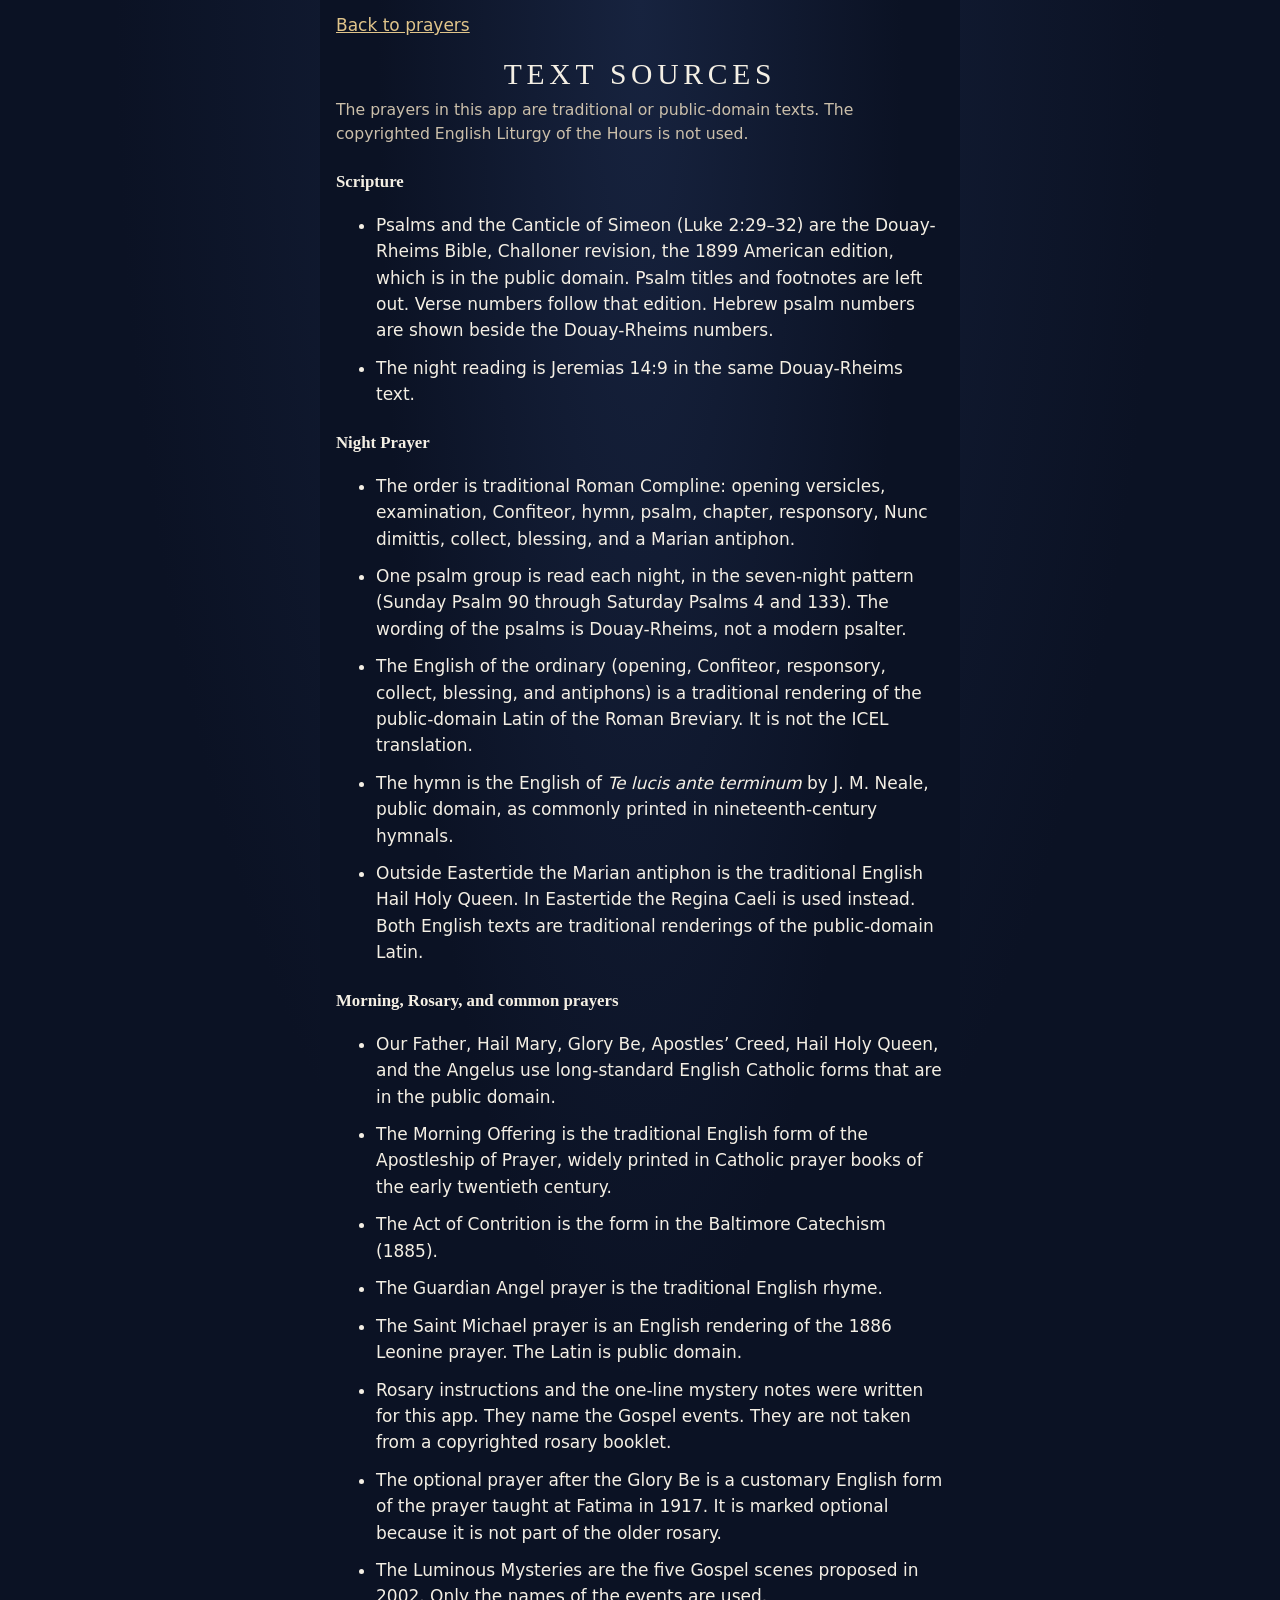
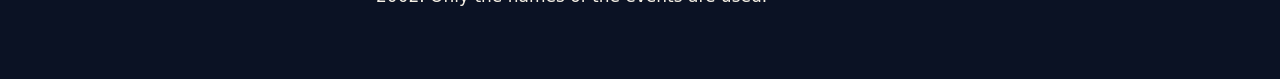
<file: sources.html>
<!DOCTYPE html>
<html lang="en">
<head>
  <meta charset="UTF-8">
  <meta name="viewport" content="width=device-width, initial-scale=1, viewport-fit=cover">
  <meta name="theme-color" content="#0f0e0c">
  <meta name="color-scheme" content="dark">
  <title>Text sources · Monro Family Prayers</title>
  <link rel="stylesheet" href="css/app.css">
</head>
<body>
  <article class="sources prayer">
    <p><a href="./">Back to prayers</a></p>
    <h1>Text sources</h1>
    <p class="lede">The prayers in this app are traditional or public-domain texts. The copyrighted English Liturgy of the Hours is not used.</p>

    <h2>Scripture</h2>
    <ul>
      <li>Psalms and the Canticle of Simeon (Luke 2:29–32) are the Douay-Rheims Bible, Challoner revision, the 1899 American edition, which is in the public domain. Psalm titles and footnotes are left out. Verse numbers follow that edition. Hebrew psalm numbers are shown beside the Douay-Rheims numbers.</li>
      <li>The night reading is Jeremias 14:9 in the same Douay-Rheims text.</li>
    </ul>

    <h2>Night Prayer</h2>
    <ul>
      <li>The order is traditional Roman Compline: opening versicles, examination, Confiteor, hymn, psalm, chapter, responsory, Nunc dimittis, collect, blessing, and a Marian antiphon.</li>
      <li>One psalm group is read each night, in the seven-night pattern (Sunday Psalm 90 through Saturday Psalms 4 and 133). The wording of the psalms is Douay-Rheims, not a modern psalter.</li>
      <li>The English of the ordinary (opening, Confiteor, responsory, collect, blessing, and antiphons) is a traditional rendering of the public-domain Latin of the Roman Breviary. It is not the ICEL translation.</li>
      <li>The hymn is the English of <em>Te lucis ante terminum</em> by J. M. Neale, public domain, as commonly printed in nineteenth-century hymnals.</li>
      <li>Outside Eastertide the Marian antiphon is the traditional English Hail Holy Queen. In Eastertide the Regina Caeli is used instead. Both English texts are traditional renderings of the public-domain Latin.</li>
    </ul>

    <h2>Morning, Rosary, and common prayers</h2>
    <ul>
      <li>Our Father, Hail Mary, Glory Be, Apostles’ Creed, Hail Holy Queen, and the Angelus use long-standard English Catholic forms that are in the public domain.</li>
      <li>The Morning Offering is the traditional English form of the Apostleship of Prayer, widely printed in Catholic prayer books of the early twentieth century.</li>
      <li>The Act of Contrition is the form in the Baltimore Catechism (1885).</li>
      <li>The Guardian Angel prayer is the traditional English rhyme.</li>
      <li>The Saint Michael prayer is an English rendering of the 1886 Leonine prayer. The Latin is public domain.</li>
      <li>Rosary instructions and the one-line mystery notes were written for this app. They name the Gospel events. They are not taken from a copyrighted rosary booklet.</li>
      <li>The optional prayer after the Glory Be is a customary English form of the prayer taught at Fatima in 1917. It is marked optional because it is not part of the older rosary.</li>
      <li>The Luminous Mysteries are the five Gospel scenes proposed in 2002. Only the names of the events are used.</li>
    </ul>
  </article>
</body>
</html>
</file>
<file: css/app.css>
:root {
  --bg: #0b1224;
  --surface: #141c33;
  --surface-2: #1a2440;
  --text: #f4efe4;
  --muted: #cbbfaa;
  --accent: #e0c48a;
  --accent-deep: #a68445;
  --line: rgba(224, 196, 138, 0.45);
  --missing-bg: #1a2238;
  --missing-line: #c4a56a;
  --safe-top: env(safe-area-inset-top, 0px);
  --safe-bottom: env(safe-area-inset-bottom, 0px);
  color-scheme: dark;
  font-family: -apple-system, BlinkMacSystemFont, "Segoe UI", system-ui, sans-serif;
  --serif: Palatino, "Palatino Linotype", "Iowan Old Style", Georgia, serif;
}

* { box-sizing: border-box; }

html, body {
  margin: 0;
  background: radial-gradient(ellipse at top, #17233f 0%, var(--bg) 58%);
  color: var(--text);
}

body {
  min-height: 100vh;
  min-height: 100dvh;
  padding:
    calc(12px + var(--safe-top))
    16px
    calc(28px + var(--safe-bottom));
  max-width: 40rem;
  margin: 0 auto;
  font-size: 17px;
  line-height: 1.55;
  -webkit-font-smoothing: antialiased;
}

body.has-player {
  padding-bottom: calc(168px + var(--safe-bottom));
}

a { color: var(--accent); }

button, a.card, .day {
  -webkit-tap-highlight-color: transparent;
}

:focus-visible {
  outline: 2px solid var(--accent);
  outline-offset: 3px;
}

header { text-align: center; padding: 4px 0 2px; }

.cross {
  display: inline-block;
  width: 16px;
  height: 22px;
  position: relative;
}

.cross::before,
.cross::after {
  content: "";
  position: absolute;
  background: var(--accent);
  border-radius: 1px;
}

.cross::before { width: 2px; height: 22px; left: 7px; top: 0; }
.cross::after { width: 16px; height: 2px; left: 0; top: 6px; }

h1, h2, .serif {
  font-family: var(--serif);
  font-weight: 500;
}

h1 {
  font-size: 1.85rem;
  font-weight: 500;
  letter-spacing: 0.16em;
  text-transform: uppercase;
  margin: 10px 0 0;
  text-align: center;
}

.tagline {
  margin: 4px 0 0;
  color: var(--muted);
  font-size: 0.92rem;
}

.nav {
  position: sticky;
  top: 0;
  z-index: 4;
  display: flex;
  gap: 4px;
  overflow-x: auto;
  padding: 12px 10px 10px;
  background: rgba(15, 14, 12, 0.94);
  scrollbar-width: none;
}

.nav::-webkit-scrollbar { display: none; }

.nav a {
  flex: 0 0 auto;
  min-height: 44px;
  display: inline-flex;
  align-items: center;
  padding: 0 10px;
  border-radius: 999px;
  border: 1px solid var(--line);
  background: var(--surface);
  color: var(--muted);
  text-decoration: none;
  font-size: 0.85rem;
}

.nav a[aria-current="page"] {
  background: var(--accent);
  border-color: var(--accent);
  color: #1a1612;
  font-weight: 650;
}

.days {
  display: flex;
  gap: 6px;
  overflow-x: auto;
  padding: 2px 0 12px;
  scrollbar-width: none;
}

.days::-webkit-scrollbar { display: none; }

.day {
  flex: 0 0 auto;
  min-width: 44px;
  min-height: 44px;
  padding: 0 12px;
  border-radius: 999px;
  border: 1px solid var(--line);
  background: var(--surface);
  color: var(--muted);
  font: inherit;
  font-size: 0.92rem;
}

.day[aria-pressed="true"] {
  background: var(--accent);
  border-color: var(--accent);
  color: #1a1612;
  font-weight: 650;
}

.cards { display: grid; gap: 10px; margin-top: 6px; }

.card {
  display: block;
  text-decoration: none;
  color: inherit;
  background: var(--surface);
  border: 1px solid var(--line);
  border-radius: 16px;
  padding: 16px 16px 14px;
  min-height: 44px;
}

.card strong {
  display: block;
  font-size: 1.05rem;
  font-weight: 600;
  margin-bottom: 4px;
}

.card span {
  display: block;
  color: var(--muted);
  font-size: 0.95rem;
  line-height: 1.4;
}

h2 {
  font-size: 1.35rem;
  font-weight: 600;
  letter-spacing: -0.02em;
  margin: 8px 0 8px;
  scroll-margin-top: 72px;
}

h3 {
  margin: 22px 0 8px;
  font-size: 0.78rem;
  letter-spacing: 0.14em;
  text-transform: uppercase;
  color: var(--accent);
  font-weight: 650;
  scroll-margin-top: 72px;
}

.lede, .rubric {
  color: var(--muted);
  font-size: 0.98rem;
}

.rubric { font-style: italic; }

.prayer p { margin: 0 0 0.85rem; }

.verse sup {
  color: var(--accent-deep);
  font-size: 0.68em;
  margin-right: 0.35em;
}

.antiphon {
  font-style: italic;
  color: #ead9b8;
}

.speaker { color: var(--accent); font-weight: 600; margin-right: 0.35em; }

.hymn { white-space: pre-line; }

ol.steps { margin: 0 0 1rem; padding-left: 1.3rem; }
ol.steps li { margin: 0 0 0.55rem; }

.mystery { margin: 0 0 0.7rem; }
.mystery strong { font-weight: 600; }

.missing {
  margin: 0 0 14px;
  padding: 12px 14px;
  background: var(--missing-bg);
  border: 1px solid var(--missing-line);
  border-radius: 14px;
  color: #f0e2c8;
  font-size: 0.95rem;
}

.missing code {
  font-family: ui-monospace, SFMono-Regular, Menlo, monospace;
  font-size: 0.84em;
  color: var(--accent);
}

.inline-play {
  min-height: 44px;
  margin: 0 0 10px;
  padding: 0 14px;
  border-radius: 12px;
  border: 1px solid var(--line);
  background: var(--surface-2);
  color: var(--text);
  font: inherit;
}

footer {
  margin-top: 22px;
  color: var(--muted);
  font-size: 0.92rem;
}

footer a { color: var(--accent); }

#offline-status { margin: 8px 0 0; }

.dock {
  position: fixed;
  left: 0;
  right: 0;
  bottom: 0;
  z-index: 6;
  background: #14120f;
  border-top: 1px solid var(--line);
  padding: 10px 16px calc(10px + var(--safe-bottom));
}

.dock-row {
  display: flex;
  gap: 12px;
  align-items: center;
  max-width: 40rem;
  margin: 0 auto;
}

#dock-toggle {
  flex: 0 0 auto;
  width: 52px;
  height: 52px;
  border-radius: 50%;
  border: 0;
  background: var(--accent);
  color: #1a1612;
  font: inherit;
  font-weight: 700;
  font-size: 0.82rem;
}

.dock-copy { min-width: 0; }
#dock-title { font-weight: 650; }
#dock-state { color: var(--accent); font-size: 0.92rem; margin-top: 2px; }

.dock[data-state="playing"] #dock-state { color: #f2d48a; }

audio {
  display: block;
  width: min(100%, 40rem);
  margin: 8px auto 0;
  height: 40px;
}

.sources { padding-bottom: 24px; }
.sources h2 { font-size: 1.05rem; letter-spacing: 0; text-transform: none; color: var(--text); margin-top: 1.4rem; }
.sources li { margin: 0 0 0.7rem; }

.mast, .night-screen { text-align: center; }
.serif-italic { font-family: var(--serif); font-style: italic; color: var(--accent); text-align: center; }
.tagline { text-align: center; }
.tonight {
  margin: 18px auto;
  max-width: 28rem;
  padding: 22px 16px 16px;
  border: 1px solid var(--line);
  border-radius: 22px;
  background: rgba(10, 16, 32, 0.72);
  text-align: center;
}
.eyebrow, .week-head p {
  letter-spacing: 0.16em;
  text-transform: uppercase;
  font-size: 0.72rem;
  color: var(--accent);
  margin: 0 0 8px;
}
.tonight h2, .night-title, .psalm-name { text-align: center; }
.psalm-name { font-family: var(--serif); font-style: italic; color: var(--muted); margin-top: 0; }
.play-orb {
  width: 84px;
  height: 84px;
  border-radius: 50%;
  border: 1px solid var(--accent);
  background: transparent;
  color: var(--accent);
  display: grid;
  place-items: center;
  margin: 14px auto 8px;
}
.play-orb svg { width: 28px; height: 28px; }
.play-hint, .timer-note { text-align: center; color: var(--muted); font-size: 0.95rem; }
.play-hint.quiet, .timer-note { font-size: 0.85rem; }
.timer-link, button.timer-link {
  display: block;
  width: min(100%, 22rem);
  margin: 14px auto 8px;
  min-height: 48px;
  padding: 12px 16px;
  border-radius: 999px;
  border: 1px solid var(--line);
  background: transparent;
  color: var(--text);
  text-decoration: none;
  font-family: var(--serif);
  font-size: 1.05rem;
}
.week-head { display: flex; justify-content: space-between; align-items: baseline; gap: 12px; margin-top: 8px; }
.week-head h3 { margin: 0; }
.week-head h3::after { display: none; }
.days { display: grid; grid-template-columns: repeat(7, 1fr); gap: 4px; overflow: visible; }
.day { min-width: 0; padding: 8px 0; border-radius: 14px; display: flex; flex-direction: column; align-items: center; gap: 2px; }
.day-name { font-size: 0.78rem; }
.day-ps { font-size: 0.62rem; letter-spacing: 0.02em; }
.who { display: block; font-size: 0.68rem; letter-spacing: 0.16em; text-transform: uppercase; color: var(--accent); margin-top: 10px; }
.dedication { text-align: center; font-family: var(--serif); font-style: italic; color: var(--accent); margin: 28px 0 8px; }
.keep-audio { position: fixed; width: 1px; height: 1px; opacity: 0.02; pointer-events: none; }
.timer-screen { min-height: 68vh; display: flex; flex-direction: column; align-items: center; text-align: center; padding-top: 10vh; }
.timer-clock { font-family: var(--serif); font-size: 5.2rem; margin: 8px 0 12px; letter-spacing: 0.03em; }
.back-link { margin-top: 18px; color: var(--accent); }
.night-screen .prayer, .night-screen { text-align: left; }
.night-screen > h1, .night-screen > .tagline, .night-screen > .cross { text-align: center; }
.night-screen > .cross { margin: 8px auto 0; }

@media (prefers-reduced-motion: reduce) {
  * { scroll-behavior: auto !important; }
}
</file>
